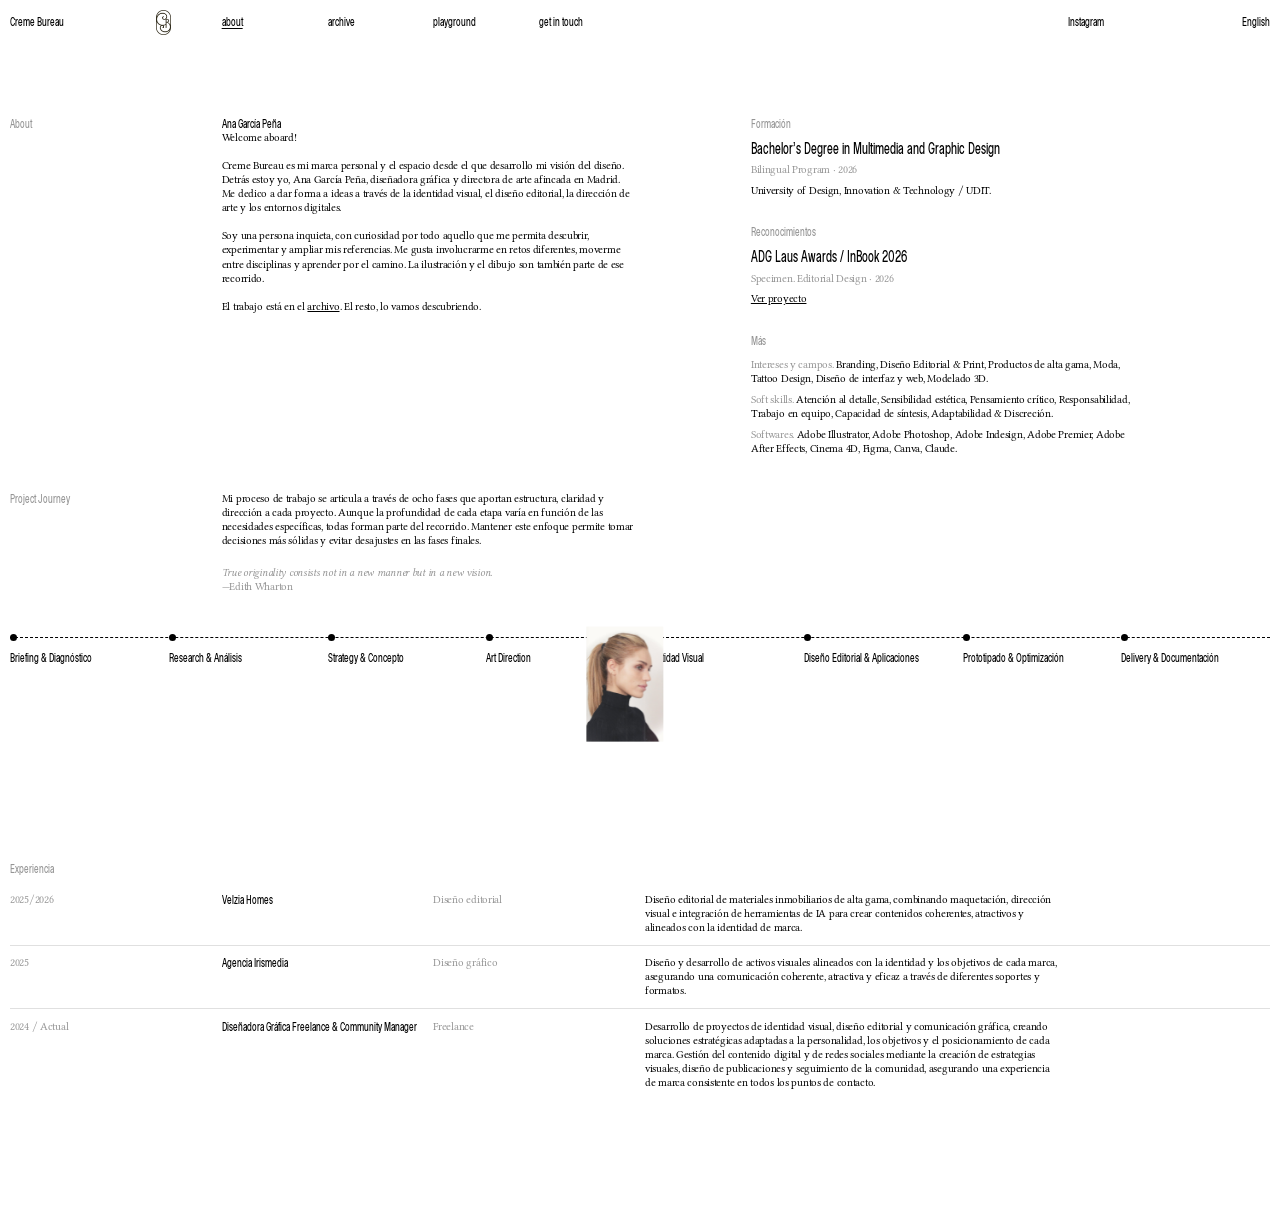
<file: about.html>
<!DOCTYPE html>
<html lang="es">
<head>
<meta charset="utf-8">
<meta name="viewport" content="width=device-width, initial-scale=1">
<title>About — Creme Bureau</title>
<meta name="description" content="Ana García Peña: diseño editorial y de marca, dirección de arte e ilustración. Experiencia, formación y proceso de trabajo.">
<link rel="preconnect" href="https://fonts.googleapis.com">
<link rel="preconnect" href="https://fonts.gstatic.com" crossorigin>
<link rel="stylesheet" href="https://fonts.googleapis.com/css2?family=Cossette+Titre&family=Libertinus+Math&family=Libertinus+Serif:ital@1&display=swap">
<link rel="stylesheet" href="css/estilo.css?v=202611251844">
<link rel="icon" type="image/png" sizes="32x32" href="img/logo/favicon-contorno-oscuro-32.png">
<link rel="icon" type="image/png" sizes="32x32" href="img/logo/favicon-contorno-oscuro-32.png" media="(prefers-color-scheme: light)">
<link rel="icon" type="image/png" sizes="192x192" href="img/logo/icono-contorno-oscuro-192.png" media="(prefers-color-scheme: light)">
<link rel="icon" type="image/png" sizes="32x32" href="img/logo/favicon-contorno-crema-32.png" media="(prefers-color-scheme: dark)">
<link rel="icon" type="image/png" sizes="192x192" href="img/logo/icono-contorno-crema-192.png" media="(prefers-color-scheme: dark)">
</head>
<body>

<a class="salto" href="#principal">Ir al contenido</a>

<header class="nav reticula">
  <a class="nav__marca" href="index.html">Creme Bureau</a>
  <a class="nav__logo" href="index.html" tabindex="-1" aria-hidden="true"><img src="img/logo/logo-menu.png" alt="" width="59" height="96"></a>
  <span class="nav__salto" aria-hidden="true"></span>
  <nav class="nav__enlaces" aria-label="Principal">
    <a href="about.html" aria-current="page">about</a>
    <a href="archive.html">archive</a>
    <a href="playground.html">playground</a>
    <a href="get-in-touch.html">get in touch</a>
  </nav>
  <div class="nav__extra">
    <a href="https://www.instagram.com/cremebureau/" rel="me">Instagram</a>
    <button class="idioma" id="idioma-btn" type="button">English</button>
  </div>
</header>

<main id="principal" class="pagina">
  <div data-i18n="es">
    <section class="bloque reticula">
      <p class="etiqueta">About</p>
      <div class="texto">
        <h1>Ana García Peña</h1>
        <p>Welcome aboard!</p>
        <p>Creme Bureau es mi marca personal y el espacio desde el que desarrollo mi visión del diseño. Detrás estoy yo, Ana García Peña, diseñadora gráfica y directora de arte afincada en Madrid. Me dedico a dar forma a ideas a través de la identidad visual, el diseño editorial, la dirección de arte y los entornos digitales.</p>
        <p>Soy una persona inquieta, con curiosidad por todo aquello que me permita descubrir, experimentar y ampliar mis referencias. Me gusta involucrarme en retos diferentes, moverme entre disciplinas y aprender por el camino. La ilustración y el dibujo son también parte de ese recorrido.</p>
        <p>El trabajo está en el <a href="archive.html"><u>archivo</u></a>. El resto, lo vamos descubriendo.</p>
      </div>
      <aside class="lateral">
        <div class="lateral__bloque plegable">
          <p class="lateral__et plegable__boton">Formación</p>
          <p class="lateral__tit">Bachelor’s Degree in Multimedia and Graphic Design</p>
          <p class="suave">Bilingual Program · 2026</p>
          <p>University of Design, Innovation &amp; Technology / UDIT.</p>
        </div>
        <div class="lateral__bloque">
          <p class="lateral__et">Reconocimientos</p>
          <p class="lateral__tit">ADG Laus Awards / InBook 2026</p>
          <p class="suave">Specimen. Editorial Design · 2026</p>
          <p><a href="archive.html#specimen"><u>Ver proyecto</u></a></p>
        </div>
        <div class="lateral__bloque">
          <p class="lateral__et">Más</p>
          <p><span class="suave">Intereses y campos.</span> Branding, Diseño Editorial &amp; Print, Productos de alta gama, Moda, Tattoo Design, Diseño de interfaz y web, Modelado 3D.</p>
        <p><span class="suave">Soft skills.</span> Atención al detalle, Sensibilidad estética, Pensamiento crítico, Responsabilidad, Trabajo en equipo, Capacidad de síntesis, Adaptabilidad &amp; Discreción.</p>
        <p><span class="suave">Softwares.</span> Adobe Illustrator, Adobe Photoshop, Adobe Indesign, Adobe Premier, Adobe After Effects, Cinema 4D, Figma, Canva, Claude.</p>
        </div>
      </aside>
    </section>

    <section class="bloque reticula bloque--journey">
      <p class="etiqueta">Project Journey</p>
      <div class="texto">
        <p>Mi proceso de trabajo se articula a través de ocho fases que aportan estructura, claridad y dirección a cada proyecto. Aunque la profundidad de cada etapa varía en función de las necesidades específicas, todas forman parte del recorrido. Mantener este enfoque permite tomar decisiones más sólidas y evitar desajustes en las fases finales.</p>
        <p class="cita"><i>True originality consists not in a new manner but in a new vision.</i><br>—Edith Wharton</p>
      </div>
    </section>
    <section class="reticula linea-envoltura">
      <ol class="linea-tiempo">
        <li class="hito">
          <button class="hito__punto" type="button" aria-expanded="false">
            <span class="hito__titulo">Briefing &amp; Diagnóstico</span>
          </button>
          <p class="hito__desc">Comprender al cliente y el proyecto.</p>
        </li>
        <li class="hito">
          <button class="hito__punto" type="button" aria-expanded="false">
            <span class="hito__titulo">Research &amp; Análisis</span>
          </button>
          <p class="hito__desc">Construir un mapa estratégico y visual.</p>
        </li>
        <li class="hito">
          <button class="hito__punto" type="button" aria-expanded="false">
            <span class="hito__titulo">Strategy &amp; Concepto</span>
          </button>
          <p class="hito__desc">Definir la idea rectora.</p>
        </li>
        <li class="hito">
          <button class="hito__punto" type="button" aria-expanded="false">
            <span class="hito__titulo">Art Direction</span>
          </button>
          <p class="hito__desc">Definir el universo visual.</p>
        </li>
        <li class="hito">
          <button class="hito__punto" type="button" aria-expanded="false">
            <span class="hito__titulo">Identidad Visual</span>
          </button>
          <p class="hito__desc">Construir el sistema gráfico.</p>
        </li>
        <li class="hito">
          <button class="hito__punto" type="button" aria-expanded="false">
            <span class="hito__titulo">Diseño Editorial &amp; Aplicaciones</span>
          </button>
          <p class="hito__desc">Aplicar el sistema a soportes.</p>
        </li>
        <li class="hito">
          <button class="hito__punto" type="button" aria-expanded="false">
            <span class="hito__titulo">Prototipado &amp; Optimización</span>
          </button>
          <p class="hito__desc">Probar, ajustar y depurar.</p>
        </li>
        <li class="hito">
          <button class="hito__punto" type="button" aria-expanded="false">
            <span class="hito__titulo">Delivery &amp; Documentación</span>
          </button>
          <p class="hito__desc">Cerrar y proteger el sistema.</p>
        </li>
      </ol>
    </section>

    <section class="bloque reticula plegable">
      <p class="etiqueta plegable__boton">Experiencia</p>
    </section>
    <section class="reticula tabla-envoltura">
      <ol class="tabla">
        <li class="fila">
          <p class="fila__numero">2025/2026</p>
          <h2 class="fila__titulo">Velzia Homes</h2>
          <div class="fila__nota">Diseño editorial</div>
          <div class="fila__cuerpo">
            <p>Diseño editorial de materiales inmobiliarios de alta gama, combinando maquetación, dirección visual e integración de herramientas de IA para crear contenidos coherentes, atractivos y alineados con la identidad de marca.</p>
          </div>
        </li>
        <li class="fila">
          <p class="fila__numero">2025</p>
          <h2 class="fila__titulo">Agencia Irismedia</h2>
          <div class="fila__nota">Diseño gráfico</div>
          <div class="fila__cuerpo">
            <p>Diseño y desarrollo de activos visuales alineados con la identidad y los objetivos de cada marca, asegurando una comunicación coherente, atractiva y eficaz a través de diferentes soportes y formatos.</p>
          </div>
        </li>
        <li class="fila">
          <p class="fila__numero">2024 / Actual</p>
          <h2 class="fila__titulo">Diseñadora Gráfica Freelance &amp; Community Manager</h2>
          <div class="fila__nota">Freelance</div>
          <div class="fila__cuerpo">
            <p>Desarrollo de proyectos de identidad visual, diseño editorial y comunicación gráfica, creando soluciones estratégicas adaptadas a la personalidad, los objetivos y el posicionamiento de cada marca. Gestión del contenido digital y de redes sociales mediante la creación de estrategias visuales, diseño de publicaciones y seguimiento de la comunidad, asegurando una experiencia de marca consistente en todos los puntos de contacto.</p>
          </div>
        </li>
      </ol>
    </section>
  </div>

  <div data-i18n="en" hidden>
    <section class="bloque reticula">
      <p class="etiqueta">About</p>
      <div class="texto">
        <h1>Ana García Peña</h1>
        <p>Welcome aboard!</p>
        <p>Creme Bureau is my personal brand and the space where I develop my vision of design. Behind it is me, Ana García Peña, a graphic designer and art director based in Madrid. I give shape to ideas through visual identity, editorial design, art direction and digital environments.</p>
        <p>I’m a restless person, curious about anything that lets me discover, experiment and broaden my references. I enjoy taking on different challenges, moving between disciplines and learning along the way. Illustration and drawing are part of that journey too.</p>
        <p>The work is in the <a href="archive.html"><u>archive</u></a>. The rest, we’ll discover along the way.</p>
      </div>
      <aside class="lateral">
        <div class="lateral__bloque plegable">
          <p class="lateral__et plegable__boton">Education</p>
          <p class="lateral__tit">Bachelor’s Degree in Multimedia and Graphic Design</p>
          <p class="suave">Bilingual Program · 2026</p>
          <p>University of Design, Innovation &amp; Technology / UDIT.</p>
        </div>
        <div class="lateral__bloque">
          <p class="lateral__et">Awards &amp; recognition</p>
          <p class="lateral__tit">ADG Laus Awards / InBook 2026</p>
          <p class="suave">Editorial design · 2026</p>
          <p><a href="archive.html#specimen-en"><u>See project</u></a></p>
        </div>
        <div class="lateral__bloque">
          <p class="lateral__et">More</p>
          <p><span class="suave">Interests &amp; fields.</span> Branding, editorial &amp; print design, high-end products, fashion, tattoo design, interface &amp; web design, 3D modelling.</p>
        <p><span class="suave">Soft skills.</span> Attention to detail, aesthetic sensibility, critical thinking, responsibility, teamwork, ability to synthesize complex ideas, adaptability &amp; discretion.</p>
        <p><span class="suave">Software.</span> Adobe Illustrator, Photoshop, InDesign, Premiere and After Effects, Cinema 4D, Figma, Canva, Claude.</p>
        </div>
      </aside>
    </section>

    <section class="bloque reticula bloque--journey">
      <p class="etiqueta">Project journey</p>
      <div class="texto">
        <p>My design process is structured around eight phases that bring clarity, direction, and consistency to every project. While the depth of each stage varies depending on the project’s specific needs, each one plays a role in the overall journey. Following this approach leads to more informed design decisions and helps prevent misalignment in the later stages.</p>
        <p class="cita"><i>True originality consists not in a new manner but in a new vision.</i><br>—Edith Wharton</p>
      </div>
    </section>
    <section class="reticula linea-envoltura">
      <ol class="linea-tiempo">
        <li class="hito">
          <button class="hito__punto" type="button" aria-expanded="false">
            <span class="hito__titulo">Briefing &amp; Discovery</span>
          </button>
          <p class="hito__desc">Understand the client and the project.</p>
        </li>
        <li class="hito">
          <button class="hito__punto" type="button" aria-expanded="false">
            <span class="hito__titulo">Research &amp; Analysis</span>
          </button>
          <p class="hito__desc">Build the strategic and visual framework.</p>
        </li>
        <li class="hito">
          <button class="hito__punto" type="button" aria-expanded="false">
            <span class="hito__titulo">Strategy &amp; Concept Development</span>
          </button>
          <p class="hito__desc">Define the core concept.</p>
        </li>
        <li class="hito">
          <button class="hito__punto" type="button" aria-expanded="false">
            <span class="hito__titulo">Art Direction</span>
          </button>
          <p class="hito__desc">Shape the visual language.</p>
        </li>
        <li class="hito">
          <button class="hito__punto" type="button" aria-expanded="false">
            <span class="hito__titulo">Visual Identity</span>
          </button>
          <p class="hito__desc">Build the graphic system.</p>
        </li>
        <li class="hito">
          <button class="hito__punto" type="button" aria-expanded="false">
            <span class="hito__titulo">Editorial Design &amp; Applications</span>
          </button>
          <p class="hito__desc">Translate the system into applications.</p>
        </li>
        <li class="hito">
          <button class="hito__punto" type="button" aria-expanded="false">
            <span class="hito__titulo">Prototyping &amp; Refinement</span>
          </button>
          <p class="hito__desc">Test, refine, and optimize.</p>
        </li>
        <li class="hito">
          <button class="hito__punto" type="button" aria-expanded="false">
            <span class="hito__titulo">Delivery &amp; Documentation</span>
          </button>
          <p class="hito__desc">Deliver and document the system.</p>
        </li>
      </ol>
    </section>

    <section class="bloque reticula plegable">
      <p class="etiqueta plegable__boton">Experience</p>
    </section>
    <section class="reticula tabla-envoltura">
      <ol class="tabla">
        <li class="fila">
          <p class="fila__numero">2025/2026</p>
          <h2 class="fila__titulo">Velzia Homes</h2>
          <div class="fila__nota">Editorial design</div>
          <div class="fila__cuerpo">
            <p>Designed and produced premium editorial publications for the real estate sector, combining editorial design, visual art direction, and AI-assisted workflows to deliver cohesive, high-quality content aligned with the brand’s visual identity.</p>
          </div>
        </li>
        <li class="fila">
          <p class="fila__numero">2025</p>
          <h2 class="fila__titulo">Irismedia Agency</h2>
          <div class="fila__nota">Graphic design</div>
          <div class="fila__cuerpo">
            <p>Designed and developed visual assets aligned with each brand’s identity and strategic objectives, ensuring clear, engaging, and consistent communication across a wide range of media and formats.</p>
          </div>
        </li>
        <li class="fila">
          <p class="fila__numero">2024/now</p>
          <h2 class="fila__titulo">Freelance Graphic Designer &amp; Community Manager</h2>
          <div class="fila__nota">Freelance</div>
          <div class="fila__cuerpo">
            <p>Developed branding, editorial design and visual communication projects, creating strategic design solutions tailored to each brand’s identity, goals, and positioning. Managed digital content and social media, combining visual strategy, content creation, and community management to deliver a consistent brand experience across all touchpoints.</p>
          </div>
        </li>
      </ol>
    </section>
  </div>
</main>

<figure class="flotante" aria-hidden="true"><img src="img/moi/ana.jpg" alt="" width="720" height="1080"></figure>

<script src="js/cristal.js?v=202611251844"></script>
<script src="js/flotante.js?v=202611251844"></script>
</body>
</html>
</file>
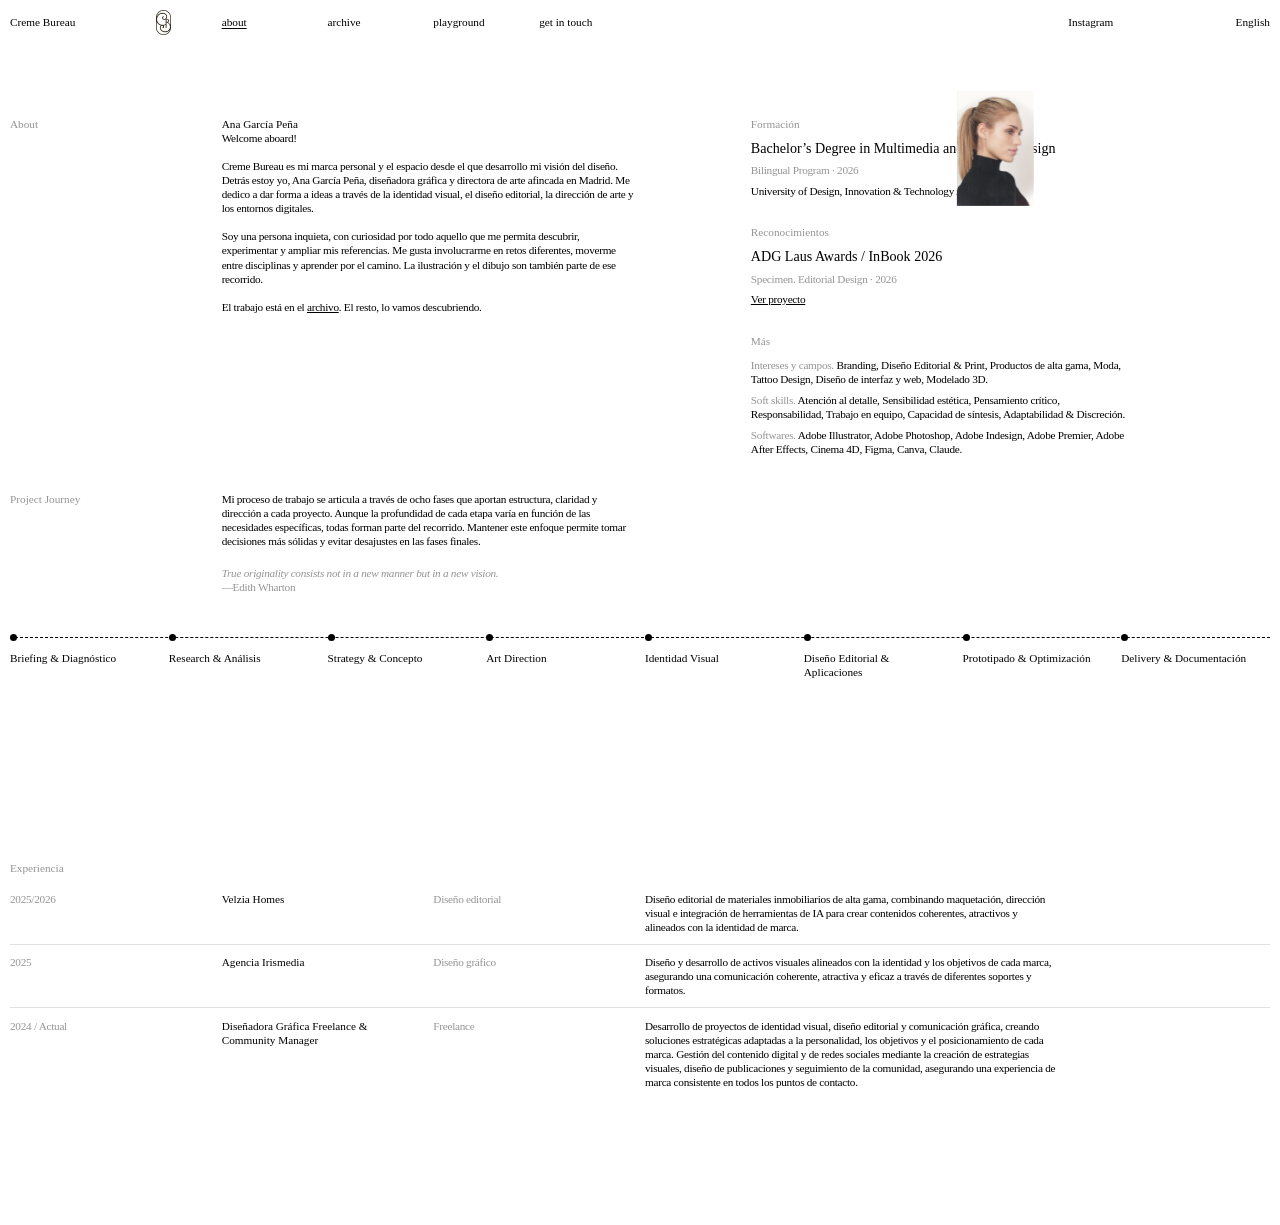
<file: casa.html>
<!DOCTYPE html>
<html lang="es">
<head>
<meta charset="utf-8">
<title>Creme Bureau</title>
<meta http-equiv="refresh" content="0; url=about.html">
<link rel="canonical" href="https://cremebureau.com/about.html">
<meta name="robots" content="noindex">
</head>
<body>
<p><a href="about.html">Creme Bureau</a></p>
</body>
</html>
</file>
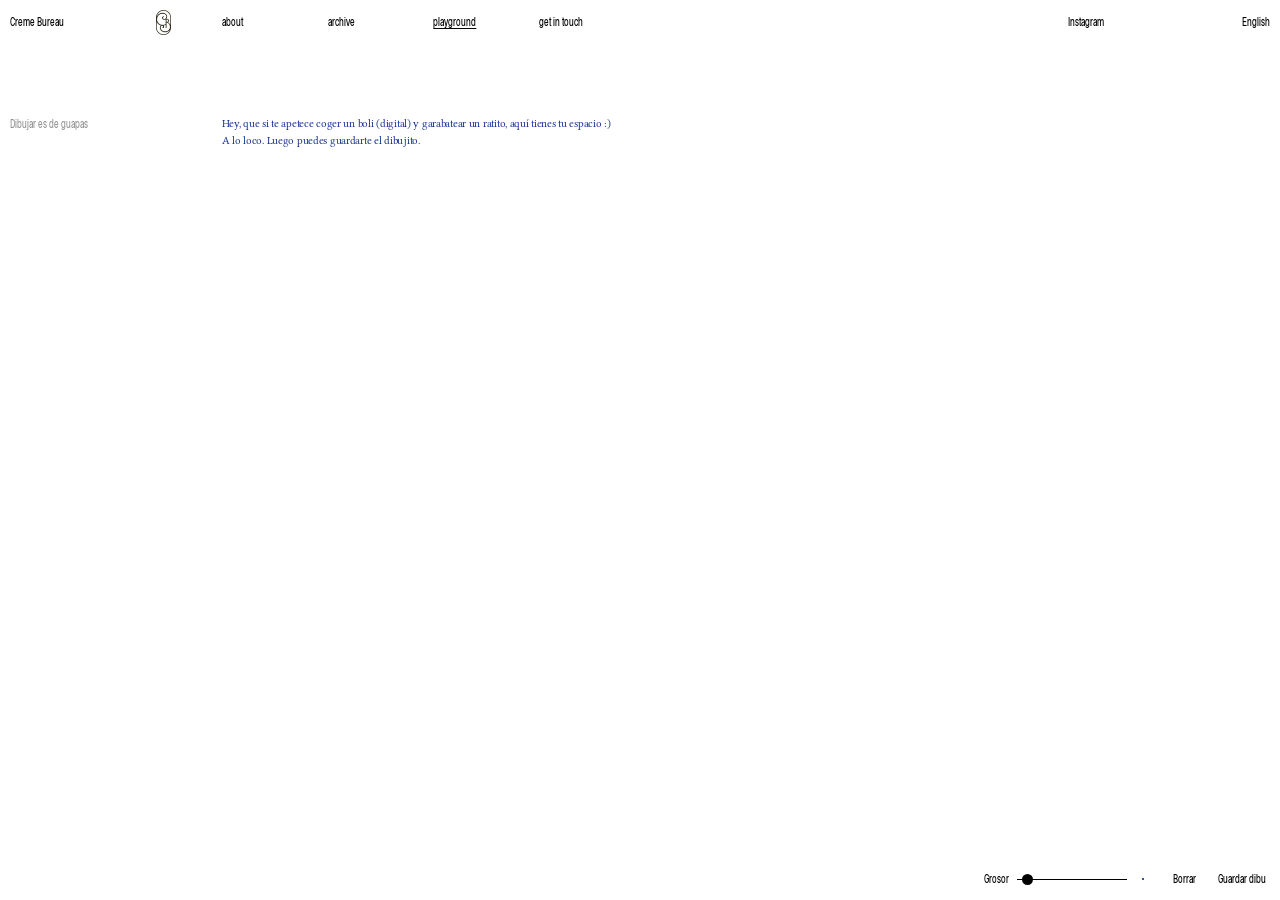
<file: playground.html>
<!DOCTYPE html>
<html lang="es">
<head>
<meta charset="utf-8">
<meta name="viewport" content="width=device-width, initial-scale=1">
<title>Playground — Creme Bureau</title>
<meta name="description" content="Un espacio en construcción para pruebas y juego, al margen del encargo.">
<link rel="preconnect" href="https://fonts.googleapis.com">
<link rel="preconnect" href="https://fonts.gstatic.com" crossorigin>
<link rel="stylesheet" href="https://fonts.googleapis.com/css2?family=Cossette+Titre&family=Libertinus+Math&family=Libertinus+Serif:ital@1&display=swap">
<link rel="stylesheet" href="css/estilo.css?v=202611251844">
<link rel="icon" type="image/png" sizes="32x32" href="img/logo/favicon-contorno-oscuro-32.png">
<link rel="icon" type="image/png" sizes="32x32" href="img/logo/favicon-contorno-oscuro-32.png" media="(prefers-color-scheme: light)">
<link rel="icon" type="image/png" sizes="192x192" href="img/logo/icono-contorno-oscuro-192.png" media="(prefers-color-scheme: light)">
<link rel="icon" type="image/png" sizes="32x32" href="img/logo/favicon-contorno-crema-32.png" media="(prefers-color-scheme: dark)">
<link rel="icon" type="image/png" sizes="192x192" href="img/logo/icono-contorno-crema-192.png" media="(prefers-color-scheme: dark)">
</head>
<body>

<a class="salto" href="#principal">Ir al contenido</a>

<header class="nav reticula">
  <a class="nav__marca" href="index.html">Creme Bureau</a>
  <a class="nav__logo" href="index.html" tabindex="-1" aria-hidden="true"><img src="img/logo/logo-menu.png" alt="" width="59" height="96"></a>
  <span class="nav__salto" aria-hidden="true"></span>
  <nav class="nav__enlaces" aria-label="Principal">
    <a href="about.html">about</a>
    <a href="archive.html">archive</a>
    <a href="playground.html" aria-current="page">playground</a>
    <a href="get-in-touch.html">get in touch</a>
  </nav>
  <div class="nav__extra">
    <a href="https://www.instagram.com/cremebureau/" rel="me">Instagram</a>
    <button class="idioma" id="idioma-btn" type="button">English</button>
  </div>
</header>

<main id="principal" class="pagina">
  <section class="bloque reticula" data-i18n="es">
    <h1 class="etiqueta">Dibujar es de guapas</h1>
    <div class="texto">
      <p class="boli-pista">Hey, que si te apetece coger un boli (digital) y garabatear un ratito, aquí tienes tu espacio :)</p>
      <p class="boli-pista">A lo loco. Luego puedes guardarte el dibujito.</p>
    </div>
  </section>

  <section class="bloque reticula" data-i18n="en" hidden>
    <h1 class="etiqueta">Dibujar es de guapas</h1>
    <div class="texto">
      <p class="boli-pista">Hey, if you feel like grabbing a (digital) pen and doodling for a bit, here's your space :)</p>
      <p class="boli-pista">Go wild. You can save your little drawing afterwards.</p>
    </div>
  </section>
</main>

<canvas class="boli-lienzo" id="boli-lienzo" aria-hidden="true"></canvas>

<div class="boli-controles">
  <label class="boli-grosor" for="boli-grosor">
    <span data-i18n="es">Grosor</span><span data-i18n="en" hidden>Size</span>
    <input type="range" id="boli-grosor" min="0.8" max="14" step="0.1" value="1.4">
    <span class="boli-grosor__muestra" aria-hidden="true"><span id="boli-grosor-punto"></span></span>
  </label>
  <button type="button" id="boli-borrar"><span data-i18n="es">Borrar</span><span data-i18n="en" hidden>Clear</span></button>
  <div class="boli-guardar">
    <button type="button" id="boli-guardar" aria-expanded="false" aria-controls="boli-guardar-menu"><span data-i18n="es">Guardar dibu</span><span data-i18n="en" hidden>Save doodle</span></button>
    <div class="boli-guardar__menu" id="boli-guardar-menu" hidden>
      <button type="button" id="boli-guardar-foto"><span data-i18n="es">Foto</span><span data-i18n="en" hidden>Image</span></button>
      <button type="button" id="boli-guardar-pdf">PDF</button>
    </div>
  </div>
</div>

<script src="js/cristal.js?v=202611251844"></script>
<script src="js/boli.js?v=202611251844"></script>
</body>
</html>
</file>
<file: css/estilo.css>
/* Creme Bureau — hoja de estilos
   Estilo editorial mínimo: lienzo blanco, Cossette Titre para títulos y Libertinus Math para texto,
   menú en una línea y retícula de 12 columnas. */

:root {
  --papel: #ffffff;
  --tinta: #000000;
  --tinta-suave: rgba(0, 0, 0, 0.42);
  --reserva: #ececec;      /* fondo de los huecos de imagen */

  --texto: "Libertinus Math", "Libertinus Serif", Georgia, "Times New Roman", serif;
  --titulo: "Cossette Titre", "Libertinus Math", Georgia, serif;

  /* La tipografía escala con la ventana, como en un lienzo de Readymag */
  --cuerpo: clamp(11px, 0.88vw, 15px);
  --margen: 10px;
  --columnas: 12;
  --hueco: 10px;
}

*,
*::before,
*::after {
  box-sizing: border-box;
}

html {
  -webkit-text-size-adjust: 100%;
}

body {
  margin: 0;
  background: var(--papel);
  color: var(--tinta);
  font-family: var(--texto);
  font-size: var(--cuerpo);
  font-weight: 400;
  line-height: 1.25;
  letter-spacing: -0.025em;  /* tracking -25 en el texto (Libertinus Math) */
  text-rendering: optimizeLegibility;
  -webkit-font-smoothing: antialiased;
}

[hidden] {
  display: none !important;
}

h1, h2, h3, p, ol, ul, figure {
  margin: 0;
  padding: 0;
  font-size: inherit;
  font-weight: inherit;
}

ol, ul {
  list-style: none;
}

/* Títulos en Cossette Titre */
h1,
h2,
.etiqueta,
.nav {
  font-family: var(--titulo);
  font-weight: 400;
  letter-spacing: 0;
}

a {
  color: inherit;
  text-decoration: none;
}

a:hover {
  opacity: 0.45;
}

img {
  display: block;
  width: 100%;
  height: 100%;
  object-fit: cover;
}

.reticula {
  display: grid;
  grid-template-columns: repeat(var(--columnas), minmax(0, 1fr));
  column-gap: var(--hueco);
  padding: 0 var(--margen);
}

.suave {
  color: var(--tinta-suave);
}

/* Accesibilidad */

.salto {
  position: absolute;
  left: -9999px;
}

.salto:focus {
  left: var(--margen);
  top: var(--margen);
  z-index: 100;
  background: var(--papel);
  padding: 4px 6px;
}

.sr-solo {
  position: absolute;
  width: 1px;
  height: 1px;
  padding: 0;
  margin: -1px;
  overflow: hidden;
  clip: rect(0, 0, 0, 0);
  white-space: nowrap;
  border: 0;
}

a:focus-visible,
button:focus-visible {
  outline: 1px solid var(--tinta);
  outline-offset: 2px;
}

/* Menú: una sola línea repartida en columnas */

.nav {
  position: sticky;
  top: 0;
  z-index: 50;
  padding-top: var(--margen);
  padding-bottom: var(--margen);
  background: transparent;
}

/* En la portada flota a media altura sobre las imágenes */
.nav--centro {
  position: fixed;
  top: 50%;
  left: 0;
  right: 0;
  transform: translateY(-50%);
  background: transparent;
  padding: 0 var(--margen);
}

.nav__enlaces,
.nav__extra {
  display: contents;
}

.nav {
  align-items: center;
}

.nav__marca { grid-column: 1; white-space: nowrap; }
.nav__logo { grid-column: 2; justify-self: center; line-height: 0; }
.nav__salto { display: none; }

.nav__logo img {
  width: auto;
  height: 2.2em;
}
.nav__enlaces a:nth-child(1) { grid-column: 3; }
.nav__enlaces a:nth-child(2) { grid-column: 4; }
.nav__enlaces a:nth-child(3) { grid-column: 5; }
.nav__enlaces a:nth-child(4) { grid-column: 6; }
.nav__extra > :nth-child(1) { grid-column: 11; }
.nav__extra > :nth-child(2) { grid-column: 12; justify-self: end; }

.nav a[aria-current="page"] {
  text-decoration: underline;
  text-decoration-thickness: 1px;
  text-underline-offset: 2px;
}

.idioma {
  font: inherit;
  color: inherit;
  background: none;
  border: 0;
  padding: 0;
  cursor: pointer;
}

.idioma:hover {
  opacity: 0.45;
}

/* Portada: imágenes sueltas sobre el lienzo */

.lienzo {
  position: relative;
  height: 128vw;
}

.pieza {
  position: absolute;
  left: var(--x);
  top: var(--y);
  width: var(--w);
}

.pieza__imagen {
  aspect-ratio: var(--proporcion, 3 / 4);
  background: var(--reserva);
  overflow: hidden;
}

.pieza__pie {
  display: block;
  margin-top: 4px;
  color: var(--tinta-suave);
}

.pieza a:hover {
  opacity: 1;
}

.pieza a:hover .pieza__pie {
  color: var(--tinta);
}

.portada-texto {
  position: absolute;
  left: var(--x);
  top: var(--y);
  width: var(--w);
}

.portada-texto p + p {
  margin-top: 1.25em;
}

/* Páginas interiores */

.pagina {
  padding-top: 8vh;
  padding-bottom: 14vh;
}

.bloque + .bloque {
  margin-top: 9vh;
}

.etiqueta {
  grid-column: 1 / span 2;
  color: var(--tinta-suave);
}

.texto {
  grid-column: 3 / span 4;
  max-width: 42em;
}

.texto p + p {
  margin-top: 1.25em;
}

.texto--ancho {
  grid-column: 3 / span 6;
}

/* Libertinus Math no tiene cursiva: se usa la de Libertinus Serif (mismo diseño) */
.destacado,
em,
i {
  font-family: "Libertinus Serif", var(--texto);
  font-style: italic;
}

/* Tabla editorial: moi (tiempos) y archive (proyectos) */

.tabla {
  grid-column: 1 / -1;
  display: grid;
  grid-template-columns: subgrid;
}

.fila {
  grid-column: 1 / -1;
  display: grid;
  grid-template-columns: subgrid;
  padding: 0.9em 0;
  scroll-margin-top: 4em;
}

.fila + .fila {
  border-top: 1px solid rgba(0, 0, 0, 0.12);
}

.fila__numero { grid-column: 1 / span 2; color: var(--tinta-suave); font-variant-numeric: tabular-nums; }
.fila__titulo { grid-column: 3 / span 2; }
.fila__nota   { grid-column: 5 / span 2; color: var(--tinta-suave); }
.fila__cuerpo { grid-column: 7 / span 4; max-width: 42em; }
.fila__cuerpo p + p { margin-top: 1.25em; }

/* Archive: índice con vista previa al pasar el cursor */

.indice {
  grid-column: 3 / span 3;
}

.indice li {
  position: relative;
}

.indice__vista {
  position: fixed;
  left: 58vw;
  top: 50%;
  width: 22vw;
  aspect-ratio: 3 / 4;
  transform: translateY(-50%);
  background: var(--reserva);
  overflow: hidden;
  opacity: 0;
  pointer-events: none;
  transition: opacity 0.15s ease;
  z-index: 10;
}

.indice li:hover .indice__vista,
.indice a:focus-visible + .indice__vista {
  opacity: 1;
}

/* Archive: galería de 4 a 6 fotos por proyecto.
   Las fotos van en img/<proyecto>/01.jpg … 06.jpg; los huecos sin foto se ocultan. */

.galeria {
  grid-column: 3 / -1;
  display: grid;
  grid-template-columns: repeat(6, minmax(0, 1fr));
  gap: var(--hueco);
  margin-top: 1.4em;
}

.galeria__foto {
  aspect-ratio: 4 / 5;
  background: var(--reserva);
  overflow: hidden;
  cursor: pointer;
}

.galeria__foto img {
  transition: opacity 0.2s ease;
}

.galeria__foto:hover img {
  opacity: 0.85;
}

/* Si el proyecto ya tiene alguna foto, los huecos vacíos desaparecen;
   si aún no tiene ninguna, se ven los seis recuadros grises de reserva. */
.galeria__foto.vacia {
  cursor: default;
}

.galeria__foto.vacia img {
  display: none;
}

.galeria:has(.galeria__foto:not(.vacia)) .galeria__foto.vacia {
  display: none;
}

/* Fotos ancladas: se pegan en grande sobre la página y quedan fijas al hacer scroll */

.anclada {
  position: fixed;
  margin: 0;
  background: var(--reserva);
  box-shadow: 0 10px 40px -12px rgba(0, 0, 0, 0.28);
  animation: anclar 0.28s cubic-bezier(0.2, 0.8, 0.2, 1);
}

.anclada img {
  width: 100%;
  height: auto;
  object-fit: contain;
}

.anclada__cerrar {
  position: absolute;
  top: 0;
  right: 0;
  width: 26px;
  height: 26px;
  display: flex;
  align-items: center;
  justify-content: center;
  font: inherit;
  font-size: 16px;
  line-height: 1;
  color: var(--tinta);
  background: var(--papel);
  border: 0;
  padding: 0;
  cursor: pointer;
}

.anclada__cerrar:hover {
  background: var(--tinta);
  color: var(--papel);
}

.despejar {
  position: fixed;
  right: var(--margen);
  bottom: var(--margen);
  font: inherit;
  color: var(--tinta);
  background: var(--papel);
  border: 0;
  padding: 4px 6px;
  cursor: pointer;
}

.despejar:hover {
  opacity: 0.6;
}

@keyframes anclar {
  from {
    opacity: 0;
    transform: scale(0.94);
  }
}

@media (prefers-reduced-motion: reduce) {
  .anclada {
    animation: none;
  }
}

.galeria__foto {
  -webkit-tap-highlight-color: transparent;
}

/* Contacto */

.contacto-correo {
  font-size: 2.4em;
  line-height: 1.1;
  font-family: var(--titulo);
  font-weight: 400;
  letter-spacing: 0;
}

/* Playground */

.en-construccion {
  display: inline-block;
  margin-bottom: 1.25em;
  color: var(--tinta-suave);
}

/* Playground: lienzo para dibujar con boli Bic (js/boli.js) */

.boli-lienzo {
  position: fixed;
  inset: 0;
  z-index: 40;              /* encima del texto, debajo del menú */
  touch-action: none;       /* en móvil el dedo dibuja en vez de desplazar */
  cursor: url("data:image/svg+xml,%3Csvg xmlns='http://www.w3.org/2000/svg' width='12' height='12'%3E%3Ccircle cx='6' cy='6' r='2' fill='%231630a0'/%3E%3Ccircle cx='6' cy='6' r='5' fill='none' stroke='%231630a0' stroke-opacity='.35'/%3E%3C/svg%3E") 6 6, crosshair;
  -webkit-user-select: none;
  user-select: none;
}

.boli-controles {
  position: fixed;
  right: var(--margen);
  bottom: var(--margen);
  z-index: 60;
  display: flex;
  gap: 14px;
  font-family: var(--titulo);
  letter-spacing: 0;
}

.boli-controles button {
  font: inherit;
  color: var(--tinta);
  background: var(--papel);
  border: 0;
  padding: 2px 4px;
  cursor: pointer;
}

.boli-controles button:hover {
  opacity: 0.45;
}

.boli-controles {
  align-items: center;
  flex-wrap: wrap;
  justify-content: flex-end;
}

.boli-grosor {
  display: flex;
  align-items: center;
  gap: 8px;
  background: var(--papel);
  padding: 2px 4px;
}

.boli-grosor input[type="range"] {
  -webkit-appearance: none;
  appearance: none;
  width: 110px;
  height: 18px;
  margin: 0;
  background: transparent;
  cursor: pointer;
}

.boli-grosor input[type="range"]::-webkit-slider-runnable-track {
  height: 1px;
  background: var(--tinta);
}

.boli-grosor input[type="range"]::-moz-range-track {
  height: 1px;
  background: var(--tinta);
}

.boli-grosor input[type="range"]::-webkit-slider-thumb {
  -webkit-appearance: none;
  width: 11px;
  height: 11px;
  margin-top: -5px;
  border-radius: 50%;
  background: var(--tinta);
  border: 0;
}

.boli-grosor input[type="range"]::-moz-range-thumb {
  width: 11px;
  height: 11px;
  border-radius: 50%;
  background: var(--tinta);
  border: 0;
}

.boli-grosor__muestra {
  width: 16px;
  height: 16px;
  display: flex;
  align-items: center;
  justify-content: center;
}

.boli-grosor__muestra span {
  display: block;
  border-radius: 50%;
  background: rgb(22, 48, 150);
  flex: none;
}

.boli-pista {
  color: rgb(22, 48, 150);
}

.texto .boli-pista + .boli-pista {
  margin-top: 0.3em;   /* los dos párrafos de Playground, más juntos */
}

/* Móvil: menú arriba en una fila y contenido en una columna */

@media (max-width: 40rem) {
  :root {
    --cuerpo: 12px;
    --columnas: 4;
  }

  .nav,
  .nav--centro {
    position: sticky;
    top: 0;
    transform: none;
    background: transparent;
    padding: var(--margen);
    display: flex;
    flex-wrap: wrap;
    gap: 6px 14px;
  }

  .nav__salto {
    display: block;
    flex-basis: 100%;
    height: 0;
  }

  .nav__logo img {
    height: 1.9em;
  }

  .nav__extra > :nth-child(2) {
    margin-left: auto;
  }

  .lienzo {
    height: auto;
    padding: 24px var(--margen) 64px;
    display: flex;
    flex-direction: column;
    gap: 40px;
  }

  .pieza,
  .portada-texto {
    position: static;
    width: 62%;
  }

  .pieza:nth-of-type(even) {
    align-self: flex-end;
  }

  .etiqueta,
  .texto,
  .texto--ancho,
  .indice {
    grid-column: 1 / -1;
  }

  .etiqueta {
    margin-bottom: 0.9em;
  }

  .fila__numero { grid-column: 1; }
  .fila__titulo { grid-column: 2 / -1; }
  .fila__nota   { grid-column: 2 / -1; }
  .fila__cuerpo { grid-column: 2 / -1; margin-top: 0.6em; }

  .galeria {
    grid-column: 2 / -1;
    grid-template-columns: repeat(2, minmax(0, 1fr));
  }

  .indice__vista {
    display: none;
  }

  .contacto-correo {
    font-size: 1.8em;
  }
}

@media (prefers-reduced-motion: reduce) {
  .indice__vista,
  .galeria__foto img {
    transition: none;
  }
}

.tabla-envoltura {
  margin-top: 0.6em;
}

/* Pantallas táctiles: zonas de toque más grandes y sin efecto hover "pegado" */

@media (pointer: coarse) {
  .nav a,
  .idioma {
    padding-top: 6px;
    padding-bottom: 6px;
  }

  .anclada__cerrar {
    width: 36px;
    height: 36px;
    font-size: 20px;
  }

  .boli-controles button,
  .despejar {
    padding: 8px 10px;
  }

  .boli-grosor input[type="range"] {
    height: 32px;
  }

  .boli-grosor input[type="range"]::-webkit-slider-thumb {
    width: 18px;
    height: 18px;
    margin-top: -9px;
  }

  .boli-grosor input[type="range"]::-moz-range-thumb {
    width: 18px;
    height: 18px;
  }
}

@media (hover: none) {
  a:hover,
  .idioma:hover,
  .boli-controles button:hover,
  .despejar:hover {
    opacity: 1;
  }

  .galeria__foto:hover img {
    opacity: 1;
  }
}

/* Subtítulos de sección dentro de los proyectos ("Propósito/", "Dirección de arte/"…) */

.fila__cuerpo .apartado {
  margin-top: 1.6em;
  font-family: var(--titulo);
  letter-spacing: 0;
  text-transform: uppercase;
  font-size: 0.92em;
}

.fila__cuerpo .apartado + p {
  margin-top: 0.3em;
}

/* Citas (Paul Rand, Edith Wharton) */

.cita {
  color: var(--tinta-suave);
}

.texto .cita {
  margin-top: 1.6em;
}

/* Separación entre una tabla y la sección siguiente (Moi: Experiencia, Formación…) */
.tabla-envoltura + .bloque {
  margin-top: 9vh;
}

/* Archive: títulos de proyecto grandes y ficha en gris con la tipografía de títulos */
.pagina--archive .fila__titulo {
  font-size: 2.2em;
  line-height: 1;
  letter-spacing: 0;
}

.pagina--archive .fila__nota {
  font-family: var(--titulo);
  letter-spacing: 0;
  color: var(--tinta-suave);
}

@media (max-width: 40rem) {
  .pagina--archive .fila__titulo {
    font-size: 1.8em;
    margin-bottom: 0.3em;
  }
}

/* Archive: ficha un poco más separada del texto */
.pagina--archive .fila__nota {
  padding-right: 2.5em;
}

/* Archive: índice de proyectos grande, con la tipografía de títulos */
.pagina--archive .indice {
  grid-column: 3 / -1;
  font-family: var(--titulo);
  letter-spacing: 0;
  font-size: 2.6em;
  line-height: 1.04;
}

@media (max-width: 40rem) {
  .pagina--archive .fila__nota {
    padding-right: 0;
    margin-top: 0.4em;
  }

  .pagina--archive .indice {
    grid-column: 1 / -1;
    font-size: 1.7em;
    margin-top: 0.4em;
  }
}

/* Moi: foto que flota por la pantalla y rebota en los bordes (js/flotante.js) */
.flotante {
  position: fixed;
  top: 0;
  left: 0;
  z-index: 70;              /* encima de todo, también del menú */
  width: clamp(64px, 6vw, 110px);
  margin: 0;
  visibility: hidden;       /* se muestra cuando el script la coloca */
  pointer-events: none;     /* no bloquea los clics del menú ni de los enlaces */
  will-change: transform;
}

.flotante--lista {
  visibility: visible;
}

.flotante img {
  width: 100%;
  height: auto;
  display: block;
}

@media (max-width: 40rem) {
  .flotante {
    width: 18vw;
  }
}



/* Portada y contacto: fondo verde del logo y texto crema */
.fondo-verde {
  --papel: #302b1b;
  --tinta: #f4f0e1;
  --tinta-suave: rgba(244, 240, 225, 0.55);
  --reserva: rgba(244, 240, 225, 0.08);
  background: var(--papel);
  color: var(--tinta);
}

html:has(body.fondo-verde) {
  background: #302b1b;
}

.fondo-verde ::selection {
  background: #f4f0e1;
  color: #302b1b;
}

/* Playground: "Guardar dibu" abre un menú con Foto / PDF */
.boli-guardar {
  position: relative;
}

.boli-guardar__menu {
  position: absolute;
  right: 0;
  bottom: calc(100% + 6px);
  display: flex;
  flex-direction: column;
  align-items: flex-end;
  gap: 2px;
  background: var(--papel);
  padding: 4px 0;
}

.boli-guardar__menu[hidden] {
  display: none;
}

.boli-guardar__menu button {
  white-space: nowrap;
}

#boli-guardar[aria-expanded="true"] {
  text-decoration: underline;
  text-underline-offset: 2px;
}

/* Un bloque oculto (versión en el otro idioma) no debe separar al siguiente:
   así el texto queda a la misma altura en español y en inglés */
.bloque[hidden] + .bloque {
  margin-top: 0;
}

/* About: Project Journey como línea de tiempo (ordenador: horizontal con hover;
   móvil: vertical, se toca cada fase para ver su descripción) */
.linea-envoltura {
  margin-top: 3em;
}

.linea-tiempo {
  grid-column: 1 / -1;
  position: relative;
  display: grid;
  grid-template-columns: repeat(8, minmax(0, 1fr));
  column-gap: var(--hueco);
}

/* La línea discontinua */
.linea-tiempo::before {
  content: "";
  position: absolute;
  left: 0;
  right: 0;
  top: 5px;
  border-top: 1px dashed var(--tinta);
}

.hito {
  position: relative;
  padding-right: 1.2em;
}

.hito__punto {
  display: block;
  width: 100%;
  padding: 0;
  font: inherit;
  color: inherit;
  text-align: left;
  background: none;
  border: 0;
  cursor: pointer;
}

/* El punto sobre la línea */
.hito__punto::before {
  content: "";
  position: relative;
  z-index: 1;
  display: block;
  width: 11px;
  height: 11px;
  margin-bottom: 1.1em;
  border-radius: 50%;
  background: var(--tinta);
  transition: transform 0.2s ease;
}

.hito__num {
  display: block;
  color: var(--tinta-suave);
  margin-bottom: 0.2em;
}

.hito__titulo {
  display: block;
  font-family: var(--titulo);
  letter-spacing: 0;
  font-size: 1.25em;
  line-height: 1.05;
}

.hito__desc {
  margin-top: 0.7em;
  opacity: 0;
  transform: translateY(-4px);
  transition: opacity 0.25s ease, transform 0.25s ease;
}

/* Mostrar la descripción: hover en ordenador, toque o teclado en cualquier dispositivo */
@media (hover: hover) {
  .hito:hover .hito__desc { opacity: 1; transform: none; }
  .hito:hover .hito__punto::before { transform: scale(1.5); }
  .hito:hover .hito__titulo { text-decoration: underline; text-decoration-thickness: 1px; text-underline-offset: 3px; }
}

.hito--abierto .hito__desc,
.hito__punto:focus-visible + .hito__desc {
  opacity: 1;
  transform: none;
}

.hito--abierto .hito__punto::before {
  transform: scale(1.5);
}

.hito__punto:focus-visible {
  outline: none;
}

.hito__punto:focus-visible .hito__titulo {
  text-decoration: underline;
  text-underline-offset: 3px;
}

@media (max-width: 40rem) {
  .linea-tiempo {
    grid-template-columns: 1fr;
    row-gap: 1.3em;
  }

  .linea-tiempo::before {
    left: 5px;
    right: auto;
    top: 6px;
    bottom: 6px;
    border-top: 0;
    border-left: 1px dashed var(--tinta);
  }

  .hito {
    padding-right: 0;
    padding-left: 2em;
  }

  .hito__punto::before {
    position: absolute;
    left: 0;
    top: 0.25em;
    margin: 0;
  }

  .hito__num {
    display: inline;
    margin-right: 0.5em;
  }

  .hito__titulo {
    display: inline;
  }

  .hito__desc {
    display: none;
    margin-top: 0.4em;
  }

  .hito--abierto .hito__desc {
    display: block;
  }
}

@media (prefers-reduced-motion: reduce) {
  .hito__desc,
  .hito__punto::before {
    transition: none;
  }
}

.linea-envoltura + .bloque {
  margin-top: 9vh;
}

/* Línea de tiempo: ajustes (puntos más pequeños, sin números, títulos más pequeños,
   resaltado con degradado amarillo fosforito al pasar el ratón) */
.linea-tiempo::before {
  top: 3px;
}

.hito__punto::before {
  width: 7px;
  height: 7px;
  margin-bottom: 0.9em;
}

.hito__titulo {
  display: inline;
  font-size: 1em;
  line-height: 1.25;
  padding: 0 0.15em;
  margin-left: -0.15em;
  -webkit-box-decoration-break: clone;
  box-decoration-break: clone;
  background-image: linear-gradient(100deg,
    rgba(234, 255, 0, 0) 0%,
    rgba(234, 255, 0, 0.75) 6%,
    #eaff00 45%,
    rgba(214, 255, 40, 0.85) 90%,
    rgba(214, 255, 40, 0) 100%);
  background-repeat: no-repeat;
  background-position: 0 60%;
  background-size: 0% 78%;
  transition: background-size 0.35s ease;
}

@media (hover: hover) {
  .hito:hover .hito__titulo {
    text-decoration: none;
    background-size: 100% 78%;
  }
  .hito:hover .hito__punto::before { transform: scale(1.4); }
}

.hito--abierto .hito__titulo,
.hito__punto:focus-visible .hito__titulo {
  text-decoration: none;
  background-size: 100% 78%;
}

.hito--abierto .hito__punto::before {
  transform: scale(1.4);
}

@media (max-width: 40rem) {
  .linea-tiempo::before {
    left: 3px;
  }

  .hito {
    padding-left: 1.6em;
  }

  .hito__punto::before {
    top: 0.45em;
    margin: 0;
  }
}

@media (prefers-reduced-motion: reduce) {
  .hito__titulo {
    transition: none;
  }
}

/* About: columna lateral a la derecha de la bio (Reconocimientos y Más) */
.lateral {
  grid-column: 8 / -1;
  grid-row: 1;
  align-self: start;
  max-width: 34em;
  color: var(--tinta);
}

.lateral__bloque + .lateral__bloque {
  margin-top: 2.4em;
}

.lateral__bloque p + p {
  margin-top: 0.6em;
}

.lateral__et {
  color: var(--tinta-suave);
  font-family: var(--titulo);
  letter-spacing: 0;
  margin-bottom: 0.9em;
}

.lateral__tit {
  font-family: var(--titulo);
  letter-spacing: 0;
  font-size: 1.25em;
  line-height: 1.1;
}

@media (max-width: 40rem) {
  .lateral {
    grid-column: 1 / -1;
    grid-row: auto;
    margin-top: 3em;
  }
}

/* Línea de tiempo: más aire arriba y abajo */
.linea-envoltura {
  margin-top: 7em;
  padding-bottom: 3em;
}

.linea-envoltura + .bloque {
  margin-top: 14vh;
}

@media (max-width: 40rem) {
  .linea-envoltura {
    margin-top: 4em;
    padding-bottom: 1em;
  }
}

/* Contacto: formulario sencillo (envía a info@cremebureau.com vía FormSubmit) */
/* Enlace al PDF de servicios y precios */
.enlace-pdf {
  display: inline-flex;
  align-items: baseline;
  gap: 0.4em;
  font-family: var(--titulo);
  font-size: clamp(1.25rem, 2.4vw, 1.75rem);
  line-height: 1.2;
  text-decoration: underline;
  text-decoration-thickness: 1px;
  text-underline-offset: 0.2em;
}

.enlace-pdf__flecha {
  display: inline-block;
  transition: transform 0.25s ease;
}

.enlace-pdf:hover .enlace-pdf__flecha,
.enlace-pdf:focus-visible .enlace-pdf__flecha {
  transform: translateY(0.18em);
}

.contacto-form {
  margin: 2.2em 0 2.4em;
  max-width: 34em;
}

.contacto-form__campo {
  display: block;
  margin-bottom: 1.4em;
}

.contacto-form__campo span {
  display: block;
  margin-bottom: 0.4em;
  color: var(--tinta-suave);
  font-family: var(--titulo);
  letter-spacing: 0;
}

.contacto-form input,
.contacto-form textarea {
  display: block;
  width: 100%;
  padding: 0.3em 0 0.5em;
  font: inherit;
  color: var(--tinta);
  background: transparent;
  border: 0;
  border-bottom: 1px solid var(--tinta-suave);
  border-radius: 0;
  resize: vertical;
  -webkit-appearance: none;
  appearance: none;
}

.contacto-form textarea {
  min-height: 6em;
}

.contacto-form input::placeholder,
.contacto-form textarea::placeholder {
  color: var(--tinta-suave);
  opacity: 0.7;
}

.contacto-form input:focus,
.contacto-form textarea:focus {
  outline: none;
  border-bottom-color: var(--tinta);
}

.contacto-form button {
  font-family: var(--titulo);
  font-size: 1.1em;
  letter-spacing: 0;
  color: var(--papel);
  background: var(--tinta);
  border: 0;
  padding: 0.5em 1.4em;
  cursor: pointer;
}

.contacto-form button:hover {
  opacity: 0.8;
}

.contacto-form button:disabled {
  opacity: 0.5;
  cursor: default;
}

.contacto-form__estado {
  margin-top: 1em;
  min-height: 1.25em;
}

.contacto-form__trampa {
  position: absolute;
  left: -9999px;
  width: 1px;
  height: 1px;
  opacity: 0;
}

/* Portada: franja vertical con las disciplinas, de arriba abajo de la pantalla,
   entre "Creme Bureau" y el logo. El texto avanza sin parar (js/cristal.js). */
.franja {
  position: fixed;
  top: 0;
  bottom: 0;
  left: var(--franja-x, 160px);
  width: 1.4em;
  transform: translateX(-50%);
  overflow: hidden;
  z-index: 0;
  pointer-events: none;
  color: var(--tinta-suave);
  font-family: var(--titulo);
  letter-spacing: 0.02em;
  text-transform: uppercase;
  white-space: nowrap;
}

.franja__pista {
  writing-mode: vertical-rl;
  transform: rotate(180deg);      /* se lee de abajo arriba */
  line-height: 1.4em;
  will-change: transform;
}

/* Las fotos y el texto de la portada pasan por encima de la franja */
.lienzo .pieza,
.lienzo .portada-texto {
  z-index: 1;
}

.lienzo .pieza {
  position: absolute;
}

@media (max-width: 40rem) {
  .lienzo .pieza,
  .lienzo .portada-texto {
    position: relative;
  }
}

/* Móvil: no cabe entre el nombre y el logo; la franja va al borde derecho,
   por debajo del menú */
@media (max-width: 40rem) {
  .franja {
    left: auto !important;
    right: 0;
    top: 84px;
    transform: none;
    font-size: 0.85em;
  }
}

/* Franja: letra más fina. Cossette Titre solo tiene un peso, así que se adelgaza
   "comiéndole" el borde con un trazo del color del fondo */
.franja {
  -webkit-text-stroke: 0.35px var(--papel);
  -webkit-font-smoothing: antialiased;
}

/* Portada: viaje en 3D. Al hacer scroll se avanza de frente y las fotos,
   colocadas a distintas profundidades, van pasando (parallax). js/cristal.js
   Fondo negro con texto claro (contraste accesible) */
.portada {
  --papel: #000000;
  --tinta: #ffffff;
  --tinta-suave: rgba(255, 255, 255, 0.7);
  --reserva: #1a1a1a;
  background: var(--papel);
  color: var(--tinta);
}

html:has(body.portada) {
  background: #000000;
  color-scheme: dark;
}

.tunel {
  position: relative;
  z-index: 0;
  height: 520vh;                 /* recorrido de scroll del viaje */
}

.tunel__escena {
  position: sticky;
  top: 0;
  height: 100vh;
  height: 100svh;
  overflow: hidden;
  perspective: 900px;
  perspective-origin: 50% 50%;
}

/* Luz al final del túnel: un resplandor central muy suave y difuso */
.tunel__luz {
  position: absolute;
  left: 50%;
  top: 50%;
  width: min(70vw, 900px);
  aspect-ratio: 1;
  transform: translate(-50%, -50%);
  border-radius: 50%;
  background: radial-gradient(closest-side,
    rgba(255, 250, 236, 0.16) 0%,
    rgba(255, 250, 236, 0.07) 35%,
    rgba(255, 250, 236, 0.02) 65%,
    rgba(255, 250, 236, 0) 100%);
  filter: blur(30px);
  pointer-events: none;
  animation: tunel-luz 9s ease-in-out infinite alternate;
}

@keyframes tunel-luz {
  from { opacity: 0.75; transform: translate(-50%, -50%) scale(0.94); }
  to   { opacity: 1;    transform: translate(-50%, -50%) scale(1.04); }
}

@media (prefers-reduced-motion: reduce) {
  .tunel__luz { animation: none; }
}

.tunel__mundo {
  position: absolute;
  left: 50%;
  top: 50%;
  transform-style: preserve-3d;
  will-change: transform;
}

.tunel__foto {
  position: absolute;
  left: 0;
  top: 0;
  margin: 0;
  width: min(40vw, 640px);
  will-change: transform, opacity;
  backface-visibility: hidden;
}

.tunel__foto img {
  display: block;
  width: 100%;
  height: auto;
}

.tunel__foto figcaption {
  margin-top: 6px;
  font-family: var(--titulo);
  letter-spacing: 0;
}

@media (max-width: 40rem) {
  .tunel__foto {
    width: 72vw;
  }
}

/* Menú y franja legibles sobre cualquier foto */
.portada .nav,
.portada .franja {
  mix-blend-mode: difference;
}

.portada .nav {
  color: #ffffff;
}

.portada .franja {
  z-index: 2;
  color: rgba(255, 255, 255, 0.7);
  -webkit-text-stroke: 0;
}

@media (max-width: 40rem) {
  .revista__doble {
    grid-template-columns: 1fr;
    grid-template-rows: 1fr 1fr;
  }

  .revista__pagina--izq {
    border-right: 0;
    border-bottom: 1px solid rgba(0, 0, 0, 0.08);
  }

  .revista__pagina--izq::after,
  .revista__pagina--der::after {
    left: 0;
    right: 0;
    width: auto;
    height: 9%;
  }

  .revista__pagina--izq::after {
    top: auto;
    bottom: 0;
    background: linear-gradient(to top, rgba(0, 0, 0, 0.14), transparent);
  }

  .revista__pagina--der::after {
    top: 0;
    bottom: auto;
    background: linear-gradient(to bottom, rgba(0, 0, 0, 0.1), transparent);
  }
}

/* Franja de disciplinas en gris clarito */
.franja,
.portada .franja {
  color: #c8c8c8;
  mix-blend-mode: normal;
  -webkit-text-stroke: 0;
}

/* Cursor propio: el logo, siempre en contraste (se invierte según el fondo).
   Sobre enlaces y botones se transforma en un degradado difuminado.
   Solo en ordenador (ratón); en pantallas táctiles no se usa. */
@media (hover: hover) and (pointer: fine) {
  html.cursor-propio,
  html.cursor-propio * {
    cursor: none;
  }
}

.cursor {
  position: fixed;
  top: 0;
  left: 0;
  z-index: 9999;
  width: 14px;
  height: 23px;
  margin: -11.5px 0 0 -7px;
  pointer-events: none;
  mix-blend-mode: difference;
  will-change: transform;
  opacity: 0;
  transition: opacity 0.2s ease;
}

.cursor--visible {
  opacity: 1;
}

.cursor__forma {
  position: absolute;
  inset: 0;
  background: #ffffff;
  -webkit-mask: url("../img/logo/logo.png") center / contain no-repeat;
  mask: url("../img/logo/logo.png") center / contain no-repeat;
  transition: transform 0.35s cubic-bezier(0.2, 0.8, 0.2, 1), opacity 0.25s ease;
}

.cursor__halo {
  position: absolute;
  left: 50%;
  top: 50%;
  width: 70px;
  height: 70px;
  margin: -35px 0 0 -35px;
  border-radius: 50%;
  background: radial-gradient(circle, #ffffff 0%, rgba(255, 255, 255, 0.85) 35%, rgba(255, 255, 255, 0) 70%);
  filter: blur(6px);
  transform: scale(0.2);
  opacity: 0;
  transition: transform 0.35s cubic-bezier(0.2, 0.8, 0.2, 1), opacity 0.25s ease;
}

/* Sobre un enlace o botón: el logo se disuelve en el degradado */
.cursor--activo .cursor__forma {
  transform: scale(0.4);
  opacity: 0;
}

.cursor--activo .cursor__halo {
  transform: scale(1);
  opacity: 1;
}

.cursor--pulsado .cursor__halo {
  transform: scale(0.8);
}

@media (prefers-reduced-motion: reduce) {
  .cursor__forma,
  .cursor__halo {
    transition: none;
  }
}

/* Fotos ancladas: se pueden arrastrar */
.anclada {
  cursor: grab;
  touch-action: none;
  -webkit-user-select: none;
  user-select: none;
}

.anclada img {
  pointer-events: none;
  -webkit-user-drag: none;
}

.anclada--arrastrando {
  cursor: grabbing;
  box-shadow: 0 22px 60px -14px rgba(0, 0, 0, 0.4);
  transform: scale(1.015);
  transition: box-shadow 0.2s ease, transform 0.2s ease;
}

/* About: Project Journey más cerca de la bio */
.bloque + .bloque--journey {
  margin-top: 4vh;
}

.bloque--journey + .linea-envoltura {
  margin-top: 3.5em;
}

/* Móvil: la línea de tiempo también horizontal, se desliza con el dedo */
@media (max-width: 40rem) {
  .bloque--journey + .linea-envoltura {
    margin-top: 2.5em;
  }

  .linea-envoltura {
    padding-left: 0;
    padding-right: 0;
  }

  .linea-tiempo {
    display: flex;
    min-width: 0;
    max-width: 100vw;
    gap: 0;
    overflow-x: auto;
    scroll-snap-type: x mandatory;
    scroll-padding-left: var(--margen);
    padding: 0 var(--margen) 0.5em;
    scrollbar-width: none;
    -webkit-overflow-scrolling: touch;
  }

  .linea-tiempo::-webkit-scrollbar {
    display: none;
  }

  /* La línea discontinua se dibuja tramo a tramo para cubrir todo el recorrido */
  .linea-tiempo::before {
    display: none;
  }

  .hito {
    flex: 0 0 44vw;
    padding: 0 1em 0 0;
    scroll-snap-align: start;
  }

  .hito::after {
    content: "";
    position: absolute;
    left: 0;
    right: 0;
    top: 3px;
    border-top: 1px dashed var(--tinta);
  }

  .hito:last-child::after {
    right: auto;
    width: 7px;
  }

  .hito__punto::before {
    position: relative;
    left: auto;
    top: auto;
    margin: 0 0 0.9em;
  }

  .hito__titulo {
    display: inline;
  }

  .hito__desc {
    display: block;
    margin-top: 0.6em;
    opacity: 0;
  }

  .hito--abierto .hito__desc {
    opacity: 1;
    transform: none;
  }
}

@media (max-width: 40rem) {
  .linea-envoltura + .bloque {
    margin-top: 7vh;
  }
}

/* About en móvil: Formación y Experiencia como desplegables */
@media (max-width: 40rem) {
  .plegable__boton {
    display: flex;
    justify-content: space-between;
    align-items: baseline;
    gap: 1em;
    cursor: pointer;
    -webkit-tap-highlight-color: transparent;
    user-select: none;
  }

  .plegable__boton::after {
    content: "+";
    font-family: var(--titulo);
    font-size: 2.2em;
    font-weight: 300;
    line-height: 0.6;
    color: var(--tinta);
    transition: transform 0.25s ease;
  }

  .plegable--abierto .plegable__boton::after {
    transform: rotate(45deg);
  }

  .plegable__boton:focus-visible {
    outline: 1px dashed var(--tinta);
    outline-offset: 4px;
  }

  /* Experiencia es una etiqueta de la retícula: ocupa todo el ancho en móvil */
  .bloque.plegable .plegable__boton {
    grid-column: 1 / -1;
  }

  /* Cerrado: solo se ve el título */
  .lateral__bloque.plegable:not(.plegable--abierto) > :not(.plegable__boton),
  .bloque.plegable:not(.plegable--abierto) + .tabla-envoltura {
    display: none;
  }

  .lateral__bloque.plegable:not(.plegable--abierto) .plegable__boton {
    margin-bottom: 0;
  }

  /* Abierto: aparece con suavidad */
  .lateral__bloque.plegable--abierto > :not(.plegable__boton),
  .bloque.plegable--abierto + .tabla-envoltura {
    animation: plegable-abrir 0.3s ease;
  }
}

@keyframes plegable-abrir {
  from { opacity: 0; transform: translateY(-4px); }
  to   { opacity: 1; transform: none; }
}

@media (prefers-reduced-motion: reduce) {
  .plegable__boton::after { transition: none; }
  .lateral__bloque.plegable--abierto > :not(.plegable__boton),
  .bloque.plegable--abierto + .tabla-envoltura { animation: none; }
}

/* Contacto: aunque el enlace al PDF esté oculto, el formulario mantiene su separación del correo */
.contacto-pdf[hidden] + .bloque,
.contacto-pdf + .bloque {
  margin-top: max(9vh, 3.5em);
}

/* Archive: las fotos de cada proyecto se separan con un hueco fino del color del fondo */
.galeria {
  column-gap: 0;
  row-gap: 0;
}

.galeria__foto + .galeria__foto {
  border-left: 3px solid var(--papel);
}

/* Más de 6 fotos: la banda se convierte en un carrusel horizontal */
.galeria--carrusel {
  grid-template-columns: none;
  grid-auto-flow: column;
  grid-auto-columns: calc(100% / 6);
  overflow-x: auto;
  overscroll-behavior-x: contain;
  scroll-snap-type: x mandatory;
  scroll-behavior: smooth;
  scrollbar-width: none;
}

.galeria--carrusel::-webkit-scrollbar {
  display: none;
}

.galeria--carrusel .galeria__foto {
  scroll-snap-align: start;
}

.galeria__controles {
  grid-column: 3 / -1;
  display: flex;
  justify-content: flex-end;
  align-items: baseline;
  gap: 1.2em;
  margin-top: 0.6em;
  font-family: var(--titulo);
  letter-spacing: 0;
}

.galeria__controles[hidden] {
  display: none;
}

.galeria__cuenta {
  color: var(--tinta-suave);
  font-variant-numeric: tabular-nums;
  margin-right: auto;
}

.galeria__flecha {
  padding: 0.1em 0.2em;
  font-family: var(--texto);
  font-size: 1.4em;
  line-height: 1;
  color: var(--tinta);
  background: none;
  border: 0;
  cursor: pointer;
  transition: opacity 0.2s ease;
}

.galeria__flecha:disabled {
  opacity: 0.2;
  cursor: default;
}

@media (max-width: 40rem) {
  /* Cuadrícula de 2 en móvil: línea vertical entre columnas y horizontal entre filas */
  .galeria:not(.galeria--carrusel) .galeria__foto + .galeria__foto {
    border-left: 0;
  }

  .galeria:not(.galeria--carrusel) .galeria__foto:nth-child(2n) {
    border-left: 3px solid var(--papel);
  }

  .galeria:not(.galeria--carrusel) .galeria__foto:nth-child(n+3) {
    border-top: 3px solid var(--papel);
  }

  /* Carrusel en móvil: dos fotos a la vista, se desliza con el dedo */
  .galeria--carrusel {
    grid-auto-columns: 50%;
  }

  .galeria__controles {
    grid-column: 2 / -1;
  }
}

@media (prefers-reduced-motion: reduce) {
  .galeria--carrusel { scroll-behavior: auto; }
}
</file>
